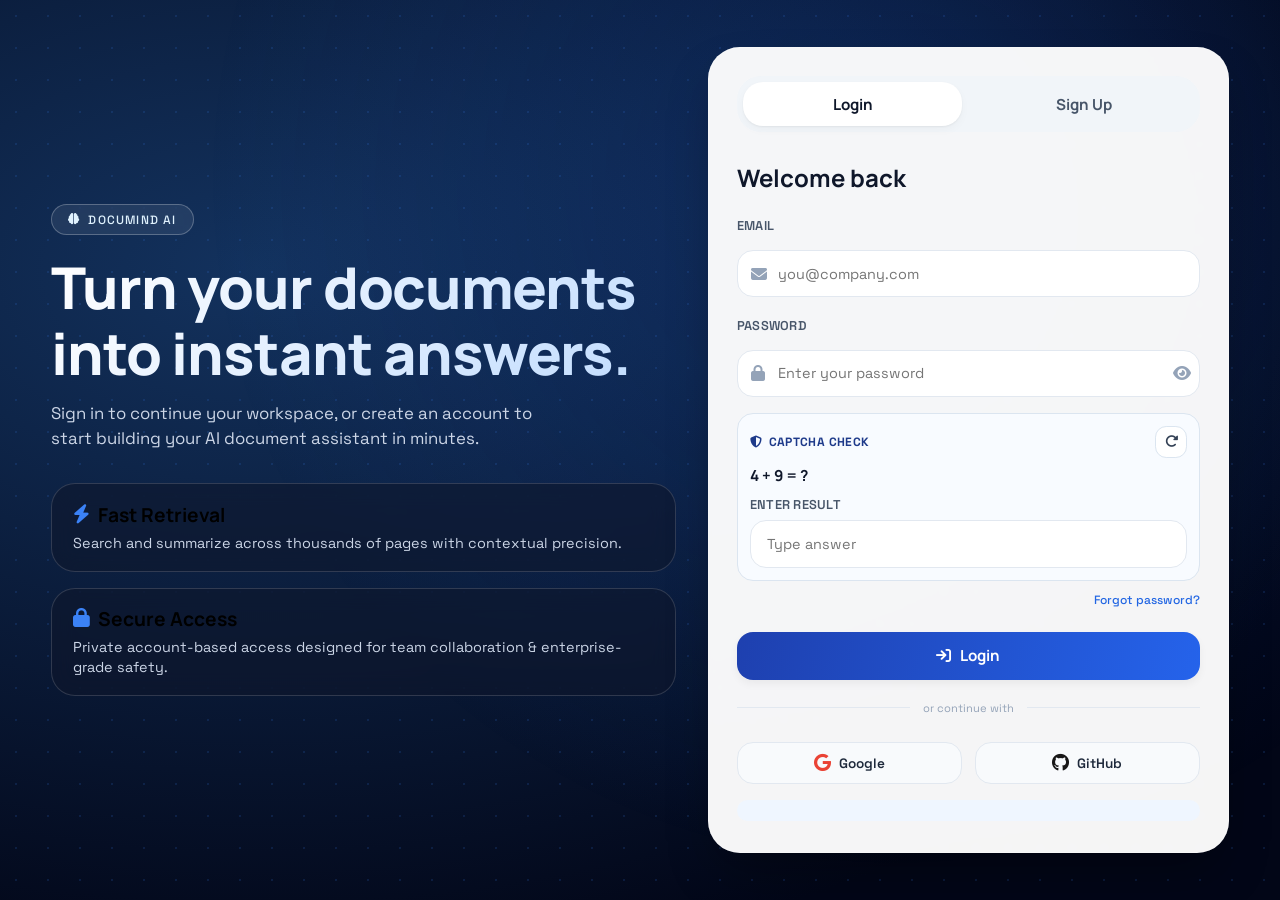
<file: frontend/index.html>
<!DOCTYPE html>
<html lang="en">
<head>
  <meta charset="UTF-8" />
  <meta name="viewport" content="width=device-width, initial-scale=1.0" />
  <title>DocuMind AI - Welcome</title>
  <link rel="preconnect" href="https://fonts.googleapis.com" />
  <link rel="preconnect" href="https://fonts.gstatic.com" crossorigin />
  <link href="https://fonts.googleapis.com/css2?family=Space+Grotesk:wght@400;500;700&family=Manrope:wght@500;700&display=swap" rel="stylesheet" />
  <link
    rel="stylesheet"
    href="https://cdnjs.cloudflare.com/ajax/libs/font-awesome/6.5.2/css/all.min.css"
    crossorigin="anonymous"
    referrerpolicy="no-referrer"
  />
  <link rel="stylesheet" href="styles.css" />
</head>
<body>
 <main class="page">
    <!-- left hero section -->
    <section class="hero">
      <div class="eyebrow">
        <i class="fas fa-brain" style="font-size: 0.7rem;"></i> DocuMind AI
      </div>
      <h1>Turn your documents into instant answers.</h1>
      <p class="subtitle">
        Sign in to continue your workspace, or create an account to start building
        your AI document assistant in minutes.
      </p>
      <div class="hero-cards">
        <article>
          <h2><i class="fas fa-bolt"></i> Fast Retrieval</h2>
          <p>Search and summarize across thousands of pages with contextual precision.</p>
        </article>
        <article>
          <h2><i class="fas fa-lock"></i> Secure Access</h2>
          <p>Private account-based access designed for team collaboration & enterprise-grade safety.</p>
        </article>
      </div>
    </section>

    <!-- right authentication panel -->
    <section class="auth-shell">
      <div class="tabs" role="tablist" aria-label="Authentication tabs">
        <button class="tab active" data-target="login-form" role="tab" aria-selected="true">Login</button>
        <button class="tab" data-target="signup-form" role="tab" aria-selected="false">Sign Up</button>
      </div>

      <!-- LOGIN FORM -->
      <form id="login-form" class="auth-form active" novalidate>
        <h3>Welcome back</h3>
        <label for="login-email">Email</label>
        <div class="input-wrapper">
          <i class="fas fa-envelope"></i>
          <input id="login-email" type="email" placeholder="you@company.com" autocomplete="email" required />
        </div>

        <label for="login-password">Password</label>
        <div class="input-wrapper password-field">
          <i class="fas fa-lock"></i>
          <input id="login-password" type="password" placeholder="Enter your password" autocomplete="current-password" required />
          <button type="button" class="password-toggle" data-toggle-password="login-password" aria-label="Show password">
            <i class="fas fa-eye"></i>
          </button>
        </div>

        <div class="captcha-block" data-captcha-for="login-form">
          <div class="captcha-head">
            <span class="captcha-title"><i class="fas fa-shield-halved"></i> CAPTCHA check</span>
            <button type="button" class="captcha-refresh" data-refresh-captcha="login-form" aria-label="Refresh captcha">
              <i class="fas fa-rotate-right"></i>
            </button>
          </div>
          <p class="captcha-question" id="login-captcha-question">0 + 0 = ?</p>
          <label for="login-captcha-answer">Enter result</label>
          <input id="login-captcha-answer" type="text" inputmode="numeric" placeholder="Type answer" required />
        </div>

        <div class="extra-links">
          <a href="#" id="forgot-password-demo" class="forgot-link">Forgot password?</a>
        </div>

        <button type="submit" class="primary-btn"><i class="fas fa-arrow-right-to-bracket" style="margin-right: 6px;"></i> Login</button>

        <div class="divider">
          <div class="divider-line"></div>
          <span>or continue with</span>
          <div class="divider-line"></div>
        </div>

        <div class="social-grid">
          <button type="button" class="social-btn google-btn" data-social="google" data-mode="login">
            <i class="fab fa-google"></i><span>Google</span>
          </button>
          <button type="button" class="social-btn github-btn" data-social="github" data-mode="login">
            <i class="fab fa-github"></i><span>GitHub</span>
          </button>
        </div>
      </form>

      <!-- SIGNUP FORM -->
      <form id="signup-form" class="auth-form" novalidate>
        <h3>Create account</h3>
        <label for="signup-name">Full Name</label>
        <div class="input-wrapper">
          <i class="fas fa-user"></i>
          <input id="signup-name" type="text" placeholder="Alex Johnson" autocomplete="name" required />
        </div>

        <label for="signup-email">Email</label>
        <div class="input-wrapper">
          <i class="fas fa-envelope"></i>
          <input id="signup-email" type="email" placeholder="hello@documind.ai" autocomplete="email" required />
        </div>

        <label for="signup-password">Password</label>
        <div class="input-wrapper password-field">
          <i class="fas fa-key"></i>
          <input id="signup-password" type="password" placeholder="Create a strong password" minlength="8" autocomplete="new-password" required />
          <button type="button" class="password-toggle" data-toggle-password="signup-password" aria-label="Show password">
            <i class="fas fa-eye"></i>
          </button>
        </div>

        <div class="captcha-block" data-captcha-for="signup-form">
          <div class="captcha-head">
            <span class="captcha-title"><i class="fas fa-shield-halved"></i> CAPTCHA check</span>
            <button type="button" class="captcha-refresh" data-refresh-captcha="signup-form" aria-label="Refresh captcha">
              <i class="fas fa-rotate-right"></i>
            </button>
          </div>
          <p class="captcha-question" id="signup-captcha-question">0 + 0 = ?</p>
          <label for="signup-captcha-answer">Enter result</label>
          <input id="signup-captcha-answer" type="text" inputmode="numeric" placeholder="Type answer" required />
        </div>

        <button type="submit" class="primary-btn"><i class="fas fa-user-plus" style="margin-right: 6px;"></i> Sign Up</button>

        <div class="divider">
          <div class="divider-line"></div>
          <span>or sign up with</span>
          <div class="divider-line"></div>
        </div>

        <div class="social-grid">
          <button type="button" class="social-btn google-btn" data-social="google" data-mode="signup">
            <i class="fab fa-google"></i><span>Google</span>
          </button>
          <button type="button" class="social-btn github-btn" data-social="github" data-mode="signup">
            <i class="fab fa-github"></i><span>GitHub</span>
          </button>
        </div>
      </form>

      <div id="auth-message" aria-live="polite"></div>
    </section>
  </main>


  <script src="app.js"></script>
</body>
</html>
</file>
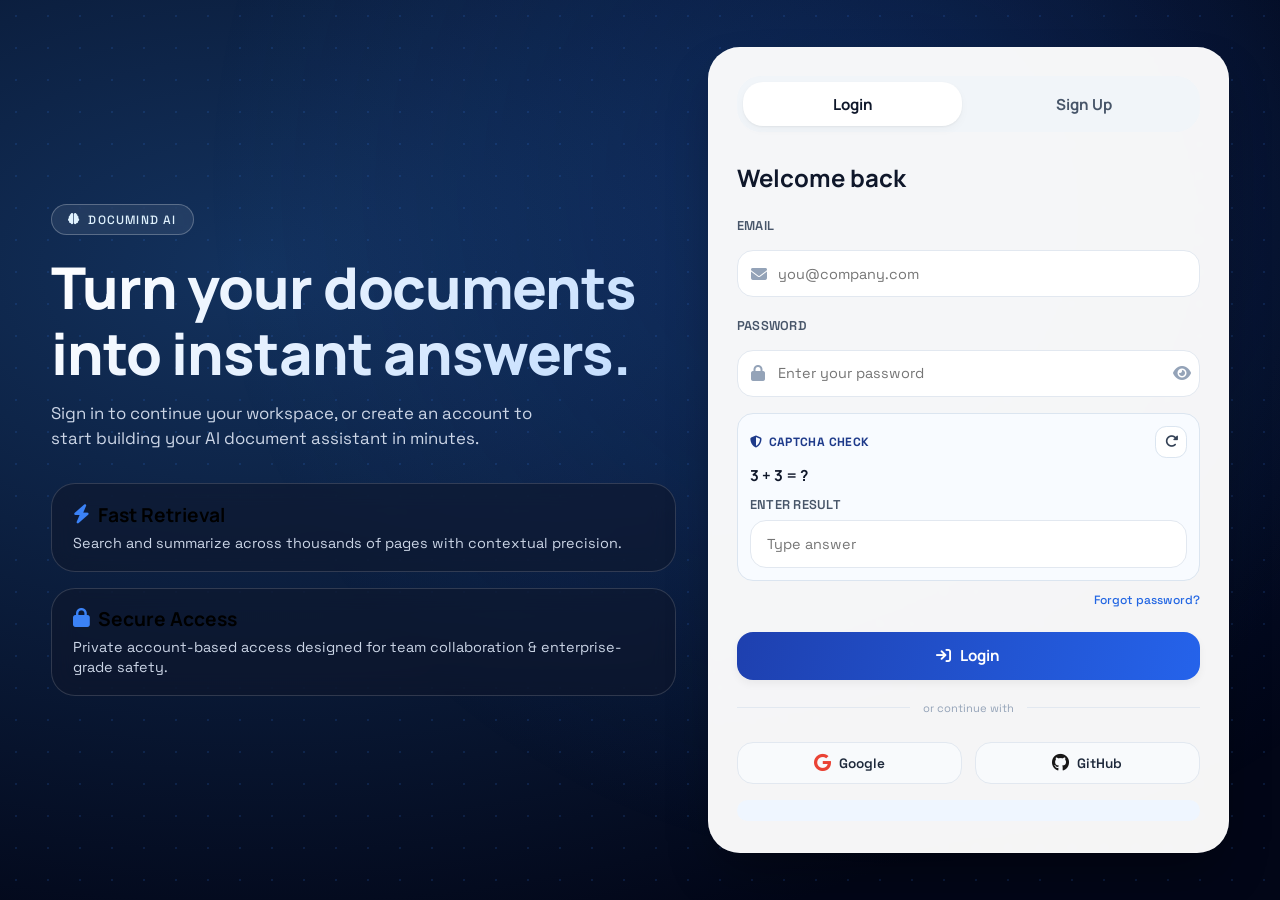
<file: frontend/change-password.html>
<!DOCTYPE html>
<html lang="en">
<head>
  <meta charset="UTF-8" />
  <meta name="viewport" content="width=device-width, initial-scale=1.0" />
  <title>Change Password - DocuMind AI</title>
  <link rel="preconnect" href="https://fonts.googleapis.com" />
  <link rel="preconnect" href="https://fonts.gstatic.com" crossorigin />
  <link href="https://fonts.googleapis.com/css2?family=Sora:wght@400;600;700&family=IBM+Plex+Sans:wght@400;500;600&display=swap" rel="stylesheet" />
  <link
    rel="stylesheet"
    href="https://cdnjs.cloudflare.com/ajax/libs/font-awesome/6.5.2/css/all.min.css"
    crossorigin="anonymous"
    referrerpolicy="no-referrer"
  />
  <link rel="stylesheet" href="change-password.css" />
</head>
<body>
  <main class="change-page">
    <header class="topbar">
      <a href="profile.html" class="back-link"><i class="fas fa-arrow-left"></i> Back to Profile</a>
      <button id="logout-btn" class="logout-btn" type="button"><i class="fas fa-right-from-bracket"></i> Logout</button>
    </header>

    <section class="card">
      <h1>Change Password</h1>
      <p class="subtitle">This updates your password in the database.</p>

      <form id="change-password-form" class="form">
        <label for="current-password">Current Password</label>
        <input id="current-password" type="password" required />

        <label for="new-password">New Password</label>
        <input id="new-password" type="password" minlength="8" required />

        <label for="confirm-password">Confirm New Password</label>
        <input id="confirm-password" type="password" minlength="8" required />

        <button type="submit" class="primary-btn">Update Password</button>
      </form>
      <p id="change-message" class="message" aria-live="polite"></p>
    </section>
  </main>

  <script src="change-password.js"></script>
</body>
</html>
</file>
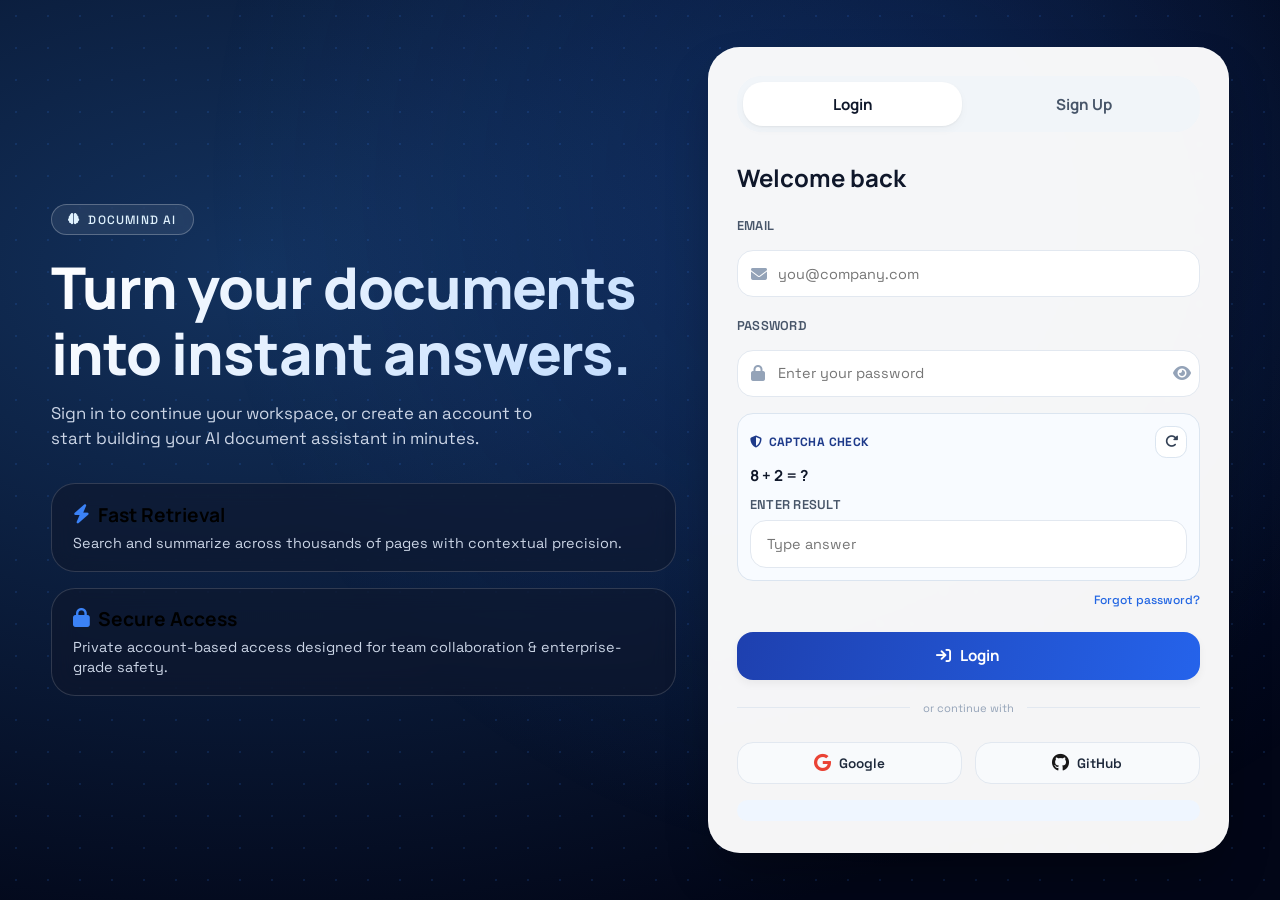
<file: frontend/dashboard.html>
<!DOCTYPE html>
<html lang="en">
<head>
  <meta charset="UTF-8" />
  <meta name="viewport" content="width=device-width, initial-scale=1.0" />
  <title>DocuMind AI Workspace</title>
  <link rel="preconnect" href="https://fonts.googleapis.com" />
  <link rel="preconnect" href="https://fonts.gstatic.com" crossorigin />
  <link href="https://fonts.googleapis.com/css2?family=Sora:wght@400;600;700&family=IBM+Plex+Sans:wght@400;500;600&display=swap" rel="stylesheet" />
  <link
    rel="stylesheet"
    href="https://cdnjs.cloudflare.com/ajax/libs/font-awesome/6.5.2/css/all.min.css"
    crossorigin="anonymous"
    referrerpolicy="no-referrer"
  />
  <link rel="stylesheet" href="dashboard.css" />
</head>
<body>
  <div class="workspace">
    <aside class="history-rail">
      <div class="brand">
        <span class="brand-dot"></span>
        <span>DocuMind AI</span>
      </div>

      <button id="new-chat-btn" class="new-chat-btn">
        <i class="fas fa-pen-to-square"></i>
        <span>New Chat</span>
      </button>

      <section class="history-block">
        <p class="history-label">Conversation History</p>
        <div id="history-list" class="history-list"></div>
      </section>

      <section class="rail-footer">
        <button id="settings-toggle" class="settings-toggle" type="button" aria-label="Open settings menu">
          <i class="fas fa-gear"></i>
        </button>
        <div id="settings-menu" class="settings-menu hidden">
          <button id="open-profile-view" type="button">
            <i class="fas fa-id-badge"></i>
            Profile
          </button>
          <button id="logout-btn" type="button" class="logout-option">
            <i class="fas fa-right-from-bracket"></i>
            Logout
          </button>
        </div>
      </section>
    </aside>

    <main class="chat-shell">
      <header class="chat-topbar">
        <h1 id="conversation-title">Document Assistant</h1>
      </header>

      <section id="uploaded-files" class="uploaded-files"></section>

      <section id="chat-thread" class="chat-thread" aria-live="polite"></section>

      <form id="chat-form" class="chat-composer">
        <textarea id="chat-input" rows="1" placeholder="Ask a question about your document..." required></textarea>
        <button type="button" id="composer-upload-btn" class="upload-icon-btn" aria-label="Upload documents">
          <i class="fas fa-paperclip"></i>
        </button>
        <button type="submit" class="send-btn">
          <i class="fas fa-paper-plane"></i>
        </button>
        <input id="doc-upload" type="file" accept=".pdf,.doc,.docx,.xls,.xlsx" multiple hidden />
      </form>
      <section class="quick-actions" aria-label="Quick actions">
        <button type="button" id="summarize-latest-btn" class="quick-action-btn">
          <i class="fas fa-file-lines"></i>
          Summarize Latest
        </button>
      </section>
      <p id="dashboard-message" class="dashboard-message"></p>
    </main>
  </div>

  <script src="dashboard.js"></script>
</body>
</html>
</file>
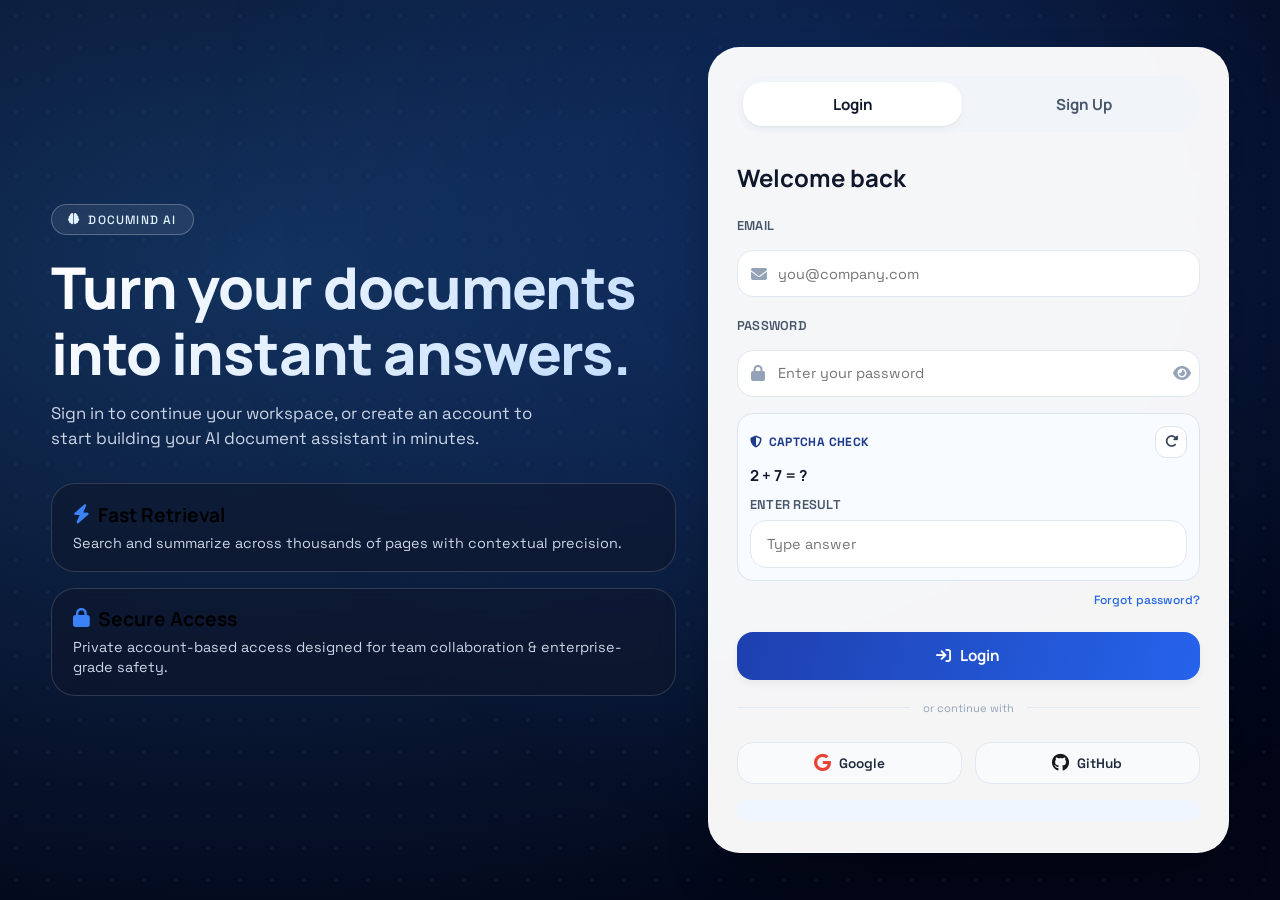
<file: frontend/profile.html>
<!DOCTYPE html>
<html lang="en">
<head>
  <meta charset="UTF-8" />
  <meta name="viewport" content="width=device-width, initial-scale=1.0" />
  <title>Profile - DocuMind AI</title>
  <link rel="preconnect" href="https://fonts.googleapis.com" />
  <link rel="preconnect" href="https://fonts.gstatic.com" crossorigin />
  <link href="https://fonts.googleapis.com/css2?family=Sora:wght@400;600;700&family=IBM+Plex+Sans:wght@400;500;600&display=swap" rel="stylesheet" />
  <link
    rel="stylesheet"
    href="https://cdnjs.cloudflare.com/ajax/libs/font-awesome/6.5.2/css/all.min.css"
    crossorigin="anonymous"
    referrerpolicy="no-referrer"
  />
  <link rel="stylesheet" href="profile.css" />
</head>
<body>
  <main class="profile-page">
    <header class="topbar">
      <a href="dashboard.html" class="back-link"><i class="fas fa-arrow-left"></i> Back to Dashboard</a>
      <button id="logout-btn" class="logout-btn" type="button"><i class="fas fa-right-from-bracket"></i> Logout</button>
    </header>

    <section class="card">
      <h1>Profile</h1>

      <div class="row">
        <span>Full Name</span>
        <strong id="profile-name">-</strong>
      </div>
      <div class="row">
        <span>Email</span>
        <strong id="profile-email">-</strong>
      </div>

      <section class="password-section">
        <h2><i class="fas fa-key"></i> Change Password</h2>
        <form id="change-password-form" class="form">
          <label for="current-password">Current Password</label>
          <input id="current-password" type="password" required />

          <label for="new-password">New Password</label>
          <input id="new-password" type="password" minlength="8" required />

          <label for="confirm-password">Confirm New Password</label>
          <input id="confirm-password" type="password" minlength="8" required />

          <button type="submit" class="primary-btn">Update Password</button>
        </form>
      </section>
      <p id="profile-message" class="message" aria-live="polite"></p>
    </section>
  </main>

  <script src="profile.js"></script>
</body>
</html>
</file>
<file: frontend/styles.css>
* {
      margin: 0;
      padding: 0;
      box-sizing: border-box;
    }

    :root {
      --bg-deep: #0a0f1f;
      --bg-mid: #111827;
      --panel-light: rgba(255, 255, 255, 0.96);
      --text-dark: #0f172a;
      --text-soft: #334155;
      --text-muted: #5b6e8c;
      --accent: #2266e3;
      --accent-glow: #3b82f6;
      --accent-hover: #1a56cc;
      --ring: #94a3f8;
      --success: #10b981;
      --border-light: #e9eef3;
      --card-glass: rgba(255, 255, 255, 0.08);
    }

    body {
      margin: 0;
      min-height: 100vh;
      font-family: "Space Grotesk", sans-serif;
      background: radial-gradient(ellipse at 20% 30%, #13325e, #020617 80%);
      position: relative;
      overflow-x: hidden;
    }

    /* animated grain & glow */
    body::before {
      content: '';
      position: fixed;
      top: 0;
      left: 0;
      width: 100%;
      height: 100%;
      background-image: radial-gradient(rgba(59,130,246,0.15) 1px, transparent 1px);
      background-size: 32px 32px;
      pointer-events: none;
      z-index: 0;
    }

    body::after {
      content: '';
      position: fixed;
      top: 0;
      left: 0;
      width: 100%;
      height: 100%;
      background: radial-gradient(circle at 70% 20%, rgba(34,102,227,0.2), transparent 60%);
      pointer-events: none;
      z-index: 0;
    }

    .page {
      position: relative;
      z-index: 2;
      width: min(1180px, 92vw);
      margin: 0 auto;
      min-height: 100vh;
      display: grid;
      grid-template-columns: 1.2fr 1fr;
      gap: 2rem;
      align-items: center;
      padding: 2rem 0;
    }

    /* Hero animations + cards */
    .hero {
      opacity: 0;
      transform: translateY(28px);
      animation: riseSmooth 0.85s cubic-bezier(0.2, 0.9, 0.4, 1.1) forwards;
    }

    @keyframes riseSmooth {
      to {
        opacity: 1;
        transform: translateY(0);
      }
    }

    .eyebrow {
      display: inline-flex;
      align-items: center;
      gap: 0.5rem;
      padding: 0.4rem 1rem;
      background: rgba(255, 255, 255, 0.08);
      backdrop-filter: blur(4px);
      border: 1px solid rgba(255, 255, 255, 0.25);
      border-radius: 100px;
      font-size: 0.75rem;
      font-weight: 500;
      letter-spacing: 0.1em;
      text-transform: uppercase;
      color: #e0f2fe;
    }

    h1 {
      font-family: "Manrope", sans-serif;
      font-size: clamp(2.2rem, 5.5vw, 3.6rem);
      font-weight: 800;
      line-height: 1.15;
      margin: 1.2rem 0 0.9rem;
      background: linear-gradient(135deg, #ffffff, #bfdbfe);
      background-clip: text;
      -webkit-background-clip: text;
      color: transparent;
      letter-spacing: -0.02em;
    }

    .subtitle {
      font-size: 1.05rem;
      color: #cbd5e6;
      max-width: 44ch;
      margin-bottom: 2rem;
      line-height: 1.5;
    }

    .hero-cards {
      display: flex;
      flex-direction: column;
      gap: 1rem;
    }

    .hero-cards article {
      background: rgba(15, 23, 42, 0.55);
      backdrop-filter: blur(12px);
      border: 1px solid rgba(255, 255, 255, 0.15);
      border-radius: 24px;
      padding: 1.1rem 1.3rem;
      transition: all 0.25s ease;
    }

    .hero-cards article:hover {
      border-color: rgba(59, 130, 246, 0.6);
      background: rgba(30, 41, 59, 0.7);
      transform: translateX(8px);
    }

    .hero-cards h2 {
      font-family: "Manrope", sans-serif;
      font-size: 1.2rem;
      font-weight: 700;
      margin-bottom: 0.3rem;
      display: flex;
      align-items: center;
      gap: 0.5rem;
    }

    .hero-cards h2 i {
      color: #3b82f6;
      font-size: 1.2rem;
    }

    .hero-cards p {
      color: #cbd5e6;
      font-size: 0.9rem;
      line-height: 1.4;
    }

    /* Auth panel — modern glass+white fusion */
    .auth-shell {
      background: var(--panel-light);
      backdrop-filter: blur(2px);
      border-radius: 2rem;
      padding: 1.8rem 1.8rem 2rem;
      box-shadow: 0 25px 50px -12px rgba(0, 0, 0, 0.35), 0 0 0 1px rgba(255, 255, 255, 0.2) inset;
      transition: transform 0.2s ease;
      opacity: 0;
      transform: translateY(24px);
      animation: riseSmooth 0.85s ease 0.1s forwards;
    }

    .tabs {
      display: flex;
      gap: 0.75rem;
      background: #f1f5f9;
      padding: 0.4rem;
      border-radius: 1.5rem;
      margin-bottom: 1.8rem;
    }

    .tab {
      flex: 1;
      border: none;
      background: transparent;
      padding: 0.7rem 0.5rem;
      border-radius: 1.25rem;
      font-weight: 700;
      font-family: "Manrope", sans-serif;
      font-size: 0.95rem;
      cursor: pointer;
      transition: all 0.2s;
      color: #475569;
    }

    .tab.active {
      background: white;
      color: #0f172a;
      box-shadow: 0 4px 10px rgba(0, 0, 0, 0.03), 0 1px 2px rgba(0, 0, 0, 0.05);
    }

    .auth-form {
      display: none;
      gap: 1rem;
    }

    .auth-form.active {
      display: flex;
      flex-direction: column;
    }

    .auth-form h3 {
      font-size: 1.5rem;
      font-weight: 700;
      font-family: "Manrope", sans-serif;
      margin-bottom: 0.25rem;
      color: #0f172a;
    }

    label {
      font-size: 0.8rem;
      font-weight: 600;
      text-transform: uppercase;
      letter-spacing: 0.02em;
      color: #475569;
      margin-top: 0.2rem;
    }

    .input-wrapper {
      position: relative;
      display: flex;
      align-items: center;
    }

    .input-wrapper i {
      position: absolute;
      left: 14px;
      color: #94a3b8;
      font-size: 1rem;
    }

    .input-wrapper.password-field input {
      padding-right: 2.9rem;
    }

    .password-toggle {
      position: absolute;
      right: 0.55rem;
      border: none;
      background: transparent;
      color: #64748b;
      width: 2rem;
      height: 2rem;
      border-radius: 0.5rem;
      display: grid;
      place-items: center;
      cursor: pointer;
      transition: color 0.2s, background-color 0.2s;
    }

    .password-toggle:hover {
      color: #1d4ed8;
      background: #eef2ff;
    }

    input {
      width: 100%;
      border: 1.5px solid #e2e8f0;
      border-radius: 1rem;
      padding: 0.85rem 1rem 0.85rem 2.5rem;
      font-family: "Space Grotesk", sans-serif;
      font-size: 0.9rem;
      transition: all 0.2s;
      background: #ffffff;
    }

    input:focus {
      outline: none;
      border-color: var(--accent);
      box-shadow: 0 0 0 3px rgba(34, 102, 227, 0.2);
    }

    .primary-btn {
      background: linear-gradient(105deg, #1e40af, #2563eb);
      border: none;
      border-radius: 1rem;
      padding: 0.85rem;
      font-weight: 700;
      font-family: "Manrope", sans-serif;
      font-size: 0.95rem;
      color: white;
      cursor: pointer;
      transition: all 0.25s;
      margin-top: 0.5rem;
      box-shadow: 0 4px 8px rgba(0, 0, 0, 0.05);
    }

    .primary-btn:hover {
      background: linear-gradient(105deg, #1e3a8a, #1d4ed8);
      transform: translateY(-2px);
      box-shadow: 0 12px 20px -12px #1e40af;
    }

    .captcha-block {
      border: 1px solid #dbe5f0;
      border-radius: 1rem;
      background: #f8fbff;
      padding: 0.75rem;
      display: grid;
      gap: 0.45rem;
    }

    .captcha-head {
      display: flex;
      align-items: center;
      justify-content: space-between;
      gap: 0.8rem;
    }

    .captcha-title {
      font-size: 0.75rem;
      font-weight: 700;
      text-transform: uppercase;
      letter-spacing: 0.03em;
      color: #1e3a8a;
      display: inline-flex;
      align-items: center;
      gap: 0.4rem;
    }

    .captcha-refresh {
      border: 1px solid #dbe5f0;
      background: #ffffff;
      color: #334155;
      border-radius: 0.7rem;
      width: 2rem;
      height: 2rem;
      display: grid;
      place-items: center;
      transition: all 0.2s;
    }

    .captcha-refresh:hover {
      border-color: #a9bed8;
      color: #1d4ed8;
      transform: rotate(14deg);
    }

    .captcha-question {
      margin: 0;
      font-family: "Manrope", sans-serif;
      font-weight: 700;
      color: #0f172a;
      font-size: 0.95rem;
    }

    .captcha-block input {
      padding-left: 1rem;
    }

    /* extra links */
    .extra-links {
      display: flex;
      justify-content: flex-end;
      margin-top: -0.3rem;
    }

    .forgot-link {
      font-size: 0.75rem;
      color: var(--accent);
      text-decoration: none;
      font-weight: 500;
    }

    .forgot-link:hover {
      text-decoration: underline;
    }

    /* Divider */
    .divider {
      display: flex;
      align-items: center;
      gap: 0.8rem;
      font-size: 0.7rem;
      color: #94a3b8;
      margin: 0.3rem 0 0.2rem;
    }

    .divider-line {
      flex: 1;
      height: 1px;
      background: #e2e8f0;
    }

    /* social buttons row */
    .social-grid {
      display: flex;
      gap: 0.8rem;
      margin-top: 0.5rem;
    }

    .social-btn {
      flex: 1;
      display: flex;
      align-items: center;
      justify-content: center;
      gap: 0.5rem;
      background: #f8fafc;
      border: 1px solid #e2e8f0;
      border-radius: 1rem;
      padding: 0.7rem 0.3rem;
      font-weight: 600;
      font-size: 0.85rem;
      font-family: "Space Grotesk", sans-serif;
      color: #1e293b;
      cursor: pointer;
      transition: all 0.2s;
    }

    .social-btn i {
      font-size: 1.1rem;
    }

    .social-btn.google-btn i {
      color: #ea4335;
    }

    .social-btn.github-btn i {
      color: #181717;
    }

    .social-btn:hover {
      background: white;
      border-color: #cbd5e1;
      transform: translateY(-1px);
      box-shadow: 0 3px 8px rgba(0, 0, 0, 0.03);
    }

    #auth-message {
      margin-top: 1rem;
      padding: 0.65rem;
      border-radius: 1rem;
      background: #eff6ff;
      color: #1e40af;
      font-size: 0.8rem;
      text-align: center;
      font-weight: 500;
      transition: all 0.2s;
    }

    #auth-message.error {
      background: #fff1f2;
      color: #b91c1c;
    }

    #auth-message.success {
      background: #ecfdf5;
      color: #047857;
    }

    /* responsiveness */
    @media (max-width: 880px) {
      .page {
        grid-template-columns: 1fr;
        gap: 2rem;
        padding: 1.5rem 0;
      }
      .hero {
        text-align: center;
      }
      .subtitle {
        margin-left: auto;
        margin-right: auto;
      }
      .hero-cards article:hover {
        transform: translateY(-4px);
      }
      .social-grid {
        flex-wrap: wrap;
      }
      .social-btn {
        flex: 1 1 auto;
      }
    }

    @media (max-width: 480px) {
      .auth-shell {
        padding: 1.3rem;
      }
      .social-btn span {
        display: none;
      }
      .social-btn i {
        margin: 0;
        font-size: 1.2rem;
      }
      .social-btn {
        justify-content: center;
        padding: 0.7rem;
      }
    }

    /* custom tooltip / smooth */
    button {
      cursor: pointer;
    }

    input:invalid:focus {
      border-color: #f97316;
    }
</file>
<file: frontend/change-password.css>
:root {
  --bg-main: #0b1220;
  --panel: #131d33;
  --line: #2a385a;
  --text-main: #e6edf8;
  --text-soft: #9ba9c5;
  --accent: #2563eb;
}

* {
  box-sizing: border-box;
}

body {
  margin: 0;
  min-height: 100vh;
  font-family: "IBM Plex Sans", sans-serif;
  color: var(--text-main);
  background: radial-gradient(circle at 15% 10%, #1d4ed822, transparent 35%), var(--bg-main);
}

.change-page {
  width: min(760px, 92vw);
  margin: 1.3rem auto;
}

.topbar {
  display: flex;
  justify-content: space-between;
  align-items: center;
  gap: 1rem;
  margin-bottom: 1rem;
}

.back-link {
  color: #bfdbfe;
  text-decoration: none;
}

.back-link:hover {
  text-decoration: underline;
}

.logout-btn {
  border: 1px solid #7f1d1d;
  border-radius: 10px;
  padding: 0.55rem 0.75rem;
  background: #3f1313;
  color: #fecaca;
  cursor: pointer;
}

.card {
  background: var(--panel);
  border: 1px solid var(--line);
  border-radius: 16px;
  padding: 1.1rem;
}

.card h1 {
  margin: 0;
  font-family: "Sora", sans-serif;
}

.subtitle {
  margin-top: 0.35rem;
  color: var(--text-soft);
}

.form {
  margin-top: 0.9rem;
  display: grid;
  gap: 0.45rem;
}

.form label {
  font-size: 0.82rem;
  color: var(--text-soft);
}

.form input {
  border: 1px solid var(--line);
  background: #0d162c;
  color: var(--text-main);
  border-radius: 10px;
  padding: 0.62rem 0.7rem;
  font: inherit;
}

.primary-btn {
  margin-top: 0.4rem;
  border: 1px solid #365fd1;
  border-radius: 10px;
  padding: 0.66rem 0.8rem;
  color: #eaf2ff;
  background: var(--accent);
  cursor: pointer;
}

.message {
  min-height: 1.2rem;
  margin-top: 0.8rem;
  color: #9ee0b8;
}

.message.error {
  color: #fda4af;
}
</file>
<file: frontend/dashboard.css>
:root {
  --bg-main: #0b1220;
  --bg-card: #111a2f;
  --bg-soft: #1a2541;
  --text-main: #e6edf8;
  --text-muted: #9ba9c5;
  --line: #2a385a;
  --accent: #22c55e;
  --accent-deep: #16a34a;
  --danger: #ef4444;
}

* {
  box-sizing: border-box;
}

body {
  margin: 0;
  min-height: 100vh;
  font-family: "IBM Plex Sans", sans-serif;
  color: var(--text-main);
  background:
    radial-gradient(circle at 20% 10%, #1d4ed833, transparent 30%),
    radial-gradient(circle at 90% 80%, #22c55e22, transparent 35%),
    var(--bg-main);
}

.workspace {
  display: grid;
  grid-template-columns: 280px 1fr;
  min-height: 100vh;
}

.history-rail {
  background: #0d1528;
  border-right: 1px solid var(--line);
  padding: 1rem;
  display: flex;
  flex-direction: column;
  gap: 1rem;
}

.brand {
  font-family: "Sora", sans-serif;
  font-weight: 700;
  letter-spacing: 0.02em;
  display: flex;
  align-items: center;
  gap: 0.45rem;
  margin-bottom: 1rem;
}

.brand-dot {
  width: 11px;
  height: 11px;
  border-radius: 50%;
  background: linear-gradient(135deg, #38bdf8, #22c55e);
}

.new-chat-btn {
  width: 100%;
  border: 1px solid var(--line);
  background: var(--bg-soft);
  color: var(--text-main);
  border-radius: 12px;
  padding: 0.7rem 0.85rem;
  display: flex;
  align-items: center;
  justify-content: center;
  gap: 0.45rem;
  cursor: pointer;
}

.new-chat-btn:hover {
  border-color: #3b82f6;
}

.history-block {
  margin-top: 1.2rem;
}

.rail-footer {
  margin-top: auto;
  position: relative;
}

.settings-toggle {
  border: 1px solid var(--line);
  background: var(--bg-soft);
  color: var(--text-main);
  width: 42px;
  height: 42px;
  border-radius: 12px;
  cursor: pointer;
}

.settings-toggle:hover {
  border-color: #60a5fa;
}

.settings-menu {
  position: absolute;
  bottom: 52px;
  left: 0;
  width: 220px;
  background: #0f1930;
  border: 1px solid var(--line);
  border-radius: 12px;
  padding: 0.4rem;
  display: grid;
  gap: 0.35rem;
  z-index: 20;
}

.settings-menu button {
  border: 1px solid transparent;
  background: transparent;
  color: var(--text-main);
  border-radius: 10px;
  padding: 0.55rem 0.6rem;
  text-align: left;
  cursor: pointer;
  display: flex;
  align-items: center;
  gap: 0.45rem;
}

.settings-menu button:hover {
  border-color: #2f4a77;
  background: #142240;
}

.settings-menu .logout-option {
  color: #fecaca;
}

.hidden {
  display: none !important;
}

.history-label {
  margin: 0 0 0.6rem;
  font-size: 0.75rem;
  text-transform: uppercase;
  letter-spacing: 0.08em;
  color: var(--text-muted);
}

.history-list {
  display: flex;
  flex-direction: column;
  gap: 0.45rem;
}

.history-item {
  border: 1px solid var(--line);
  background: #0f1930;
  border-radius: 10px;
  padding: 0.5rem;
  display: flex;
  align-items: flex-start;
  justify-content: space-between;
  gap: 0.45rem;
}

.history-item.active {
  border-color: #22c55e;
  background: #113224;
}

.history-item h4 {
  margin: 0;
  font-size: 0.9rem;
}

.history-item p {
  margin: 0.2rem 0 0;
  color: var(--text-muted);
  font-size: 0.78rem;
}

.history-item-main {
  border: none;
  background: transparent;
  color: inherit;
  text-align: left;
  padding: 0.15rem;
  width: 100%;
  cursor: pointer;
}

.history-item-actions {
  position: relative;
  display: flex;
  align-items: center;
  gap: 0.25rem;
}

.history-action-btn {
  border: 1px solid transparent;
  background: transparent;
  color: #9fb2d8;
  width: 1.85rem;
  height: 1.85rem;
  border-radius: 8px;
  cursor: pointer;
  display: grid;
  place-items: center;
}

.history-action-btn:hover {
  border-color: #33507d;
  background: #15213d;
}

.history-action-btn.delete:hover {
  border-color: #8b2f3f;
  color: #fecaca;
}

.history-actions-menu {
  position: absolute;
  top: 2rem;
  right: 0;
  min-width: 130px;
  padding: 0.3rem;
  border-radius: 10px;
  border: 1px solid #2f4a77;
  background: #0d1a33;
  display: grid;
  gap: 0.2rem;
  z-index: 30;
}

.history-menu-option {
  border: 1px solid transparent;
  background: transparent;
  color: var(--text-main);
  border-radius: 8px;
  padding: 0.45rem 0.5rem;
  font: inherit;
  text-align: left;
  cursor: pointer;
  display: flex;
  align-items: center;
  gap: 0.45rem;
}

.history-menu-option:hover {
  border-color: #33507d;
  background: #15213d;
}

.history-menu-option.delete {
  color: #fecaca;
}

.history-menu-option.delete:hover {
  border-color: #8b2f3f;
  background: #311520;
}

.history-rename-input {
  width: 100%;
  border: 1px solid #3b82f6;
  background: #0d162c;
  color: var(--text-main);
  border-radius: 8px;
  padding: 0.35rem 0.45rem;
  font: inherit;
  font-size: 0.9rem;
}

.chat-shell {
  display: grid;
  grid-template-rows: auto auto 1fr auto;
  min-height: 100vh;
  padding: 1rem 1.2rem;
  gap: 0.85rem;
}

.chat-topbar {
  display: flex;
  align-items: center;
  justify-content: flex-start;
  gap: 1rem;
}

.chat-topbar h1 {
  font-family: "Sora", sans-serif;
  margin: 0;
  font-size: clamp(1rem, 2vw, 1.3rem);
}

.uploaded-files {
  display: flex;
  gap: 0.5rem;
  flex-wrap: wrap;
  align-items: center;
}

.file-chip {
  border: 1px solid #1f9d55;
  background: #0f2d21;
  color: #9ef0c6;
  border-radius: 999px;
  padding: 0.25rem 0.35rem 0.25rem 0.65rem;
  font-size: 0.75rem;
  display: inline-flex;
  align-items: center;
  gap: 0.35rem;
}

.file-chip.uploading {
  border-color: #2563eb;
  background: #10203f;
  color: #bfdbfe;
}

.file-chip-name {
  max-width: 260px;
  overflow: hidden;
  text-overflow: ellipsis;
  white-space: nowrap;
}

.file-chip-remove {
  border: 1px solid transparent;
  background: transparent;
  color: inherit;
  width: 1.35rem;
  height: 1.35rem;
  border-radius: 999px;
  display: grid;
  place-items: center;
  cursor: pointer;
}

.file-chip-remove:hover {
  border-color: #2f4a77;
  background: #142240;
}

.chat-thread {
  border: 1px solid var(--line);
  border-radius: 16px;
  background: #0d162c;
  padding: 1rem;
  overflow-y: auto;
  display: flex;
  flex-direction: column;
  gap: 0.8rem;
}

.message {
  max-width: min(80%, 720px);
  padding: 0.75rem 0.9rem;
  border-radius: 12px;
  line-height: 1.45;
}

.message.user {
  align-self: flex-end;
  background: #1d4ed8;
}

.message.assistant {
  align-self: flex-start;
  background: #17223e;
  border: 1px solid #273967;
}

.chat-composer {
  display: flex;
  gap: 0.6rem;
  align-items: flex-end;
}

.chat-composer textarea {
  flex: 1;
  border: 1px solid var(--line);
  background: #0e1830;
  color: var(--text-main);
  border-radius: 12px;
  padding: 0.8rem;
  resize: none;
  font: inherit;
}

.settings-view {
  position: fixed;
  right: 1.2rem;
  bottom: 1.2rem;
  width: min(360px, calc(100vw - 2.4rem));
  z-index: 25;
}

.send-btn {
  border: 1px solid #1f7c45;
  background: var(--accent);
  color: #052e16;
  border-radius: 12px;
  width: 50px;
  cursor: pointer;
  font-size: 1rem;
}

.upload-icon-btn {
  border: 1px solid #2f4a77;
  background: #132446;
  color: #bfdbfe;
  border-radius: 12px;
  width: 50px;
  height: 50px;
  cursor: pointer;
  font-size: 1rem;
}

.upload-icon-btn:hover {
  border-color: #60a5fa;
  background: #183061;
}

.quick-actions {
  display: flex;
  align-items: center;
  gap: 0.5rem;
  flex-wrap: wrap;
}

.quick-action-btn {
  border: 1px solid #2f4a77;
  background: #121f3d;
  color: #bfdbfe;
  border-radius: 999px;
  padding: 0.4rem 0.7rem;
  font: inherit;
  font-size: 0.8rem;
  cursor: pointer;
  display: inline-flex;
  align-items: center;
  gap: 0.35rem;
}

.quick-action-btn:hover {
  border-color: #60a5fa;
  background: #1a2d57;
}

.send-btn:hover {
  background: var(--accent-deep);
  color: #eafff2;
}

.profile-card,
.settings-card {
  border: 1px solid var(--line);
  border-radius: 14px;
  background: var(--bg-card);
  padding: 0.9rem;
}

.avatar {
  width: 52px;
  height: 52px;
  border-radius: 50%;
  display: grid;
  place-items: center;
  background: #1e293b;
  color: #bfdbfe;
}

.profile-card h2 {
  margin: 0.7rem 0 0.15rem;
  font-family: "Sora", sans-serif;
  font-size: 1.05rem;
}

.profile-card p {
  margin: 0;
  color: var(--text-muted);
  font-size: 0.86rem;
}

.settings-card h3 {
  margin: 0 0 0.8rem;
  font-family: "Sora", sans-serif;
  font-size: 0.95rem;
}

.settings-form {
  display: grid;
  gap: 0.45rem;
}

.settings-form label {
  font-size: 0.76rem;
  color: var(--text-muted);
}

.settings-form input {
  border: 1px solid var(--line);
  background: #0d162c;
  color: var(--text-main);
  border-radius: 10px;
  padding: 0.62rem 0.7rem;
  font: inherit;
}

.settings-btn {
  margin-top: 0.45rem;
  border: 1px solid #3661d8;
  border-radius: 10px;
  padding: 0.66rem;
  background: #1d4ed8;
  color: #eaf2ff;
  cursor: pointer;
}

.dashboard-message {
  min-height: 1.2rem;
  margin: 0;
  font-size: 0.82rem;
  color: var(--text-muted);
}

.dashboard-message.ok {
  color: #86efac;
}

.dashboard-message.error {
  color: #fda4af;
}

@media (max-width: 1180px) {
  .workspace {
    grid-template-columns: 240px 1fr;
  }
}

@media (max-width: 860px) {
  .workspace {
    grid-template-columns: 1fr;
  }

  .history-rail {
    border-right: none;
    border-bottom: 1px solid var(--line);
  }

  .chat-shell {
    min-height: auto;
  }

  .message {
    max-width: 92%;
  }
}
</file>
<file: frontend/profile.css>
:root {
  --bg-main: #0b1220;
  --panel: #131d33;
  --line: #2a385a;
  --text-main: #e6edf8;
  --text-soft: #9ba9c5;
  --accent: #2563eb;
}

* {
  box-sizing: border-box;
}

body {
  margin: 0;
  min-height: 100vh;
  font-family: "IBM Plex Sans", sans-serif;
  color: var(--text-main);
  background: radial-gradient(circle at 15% 10%, #1d4ed822, transparent 35%), var(--bg-main);
}

.profile-page {
  width: min(900px, 92vw);
  margin: 1.3rem auto;
}

.topbar {
  display: flex;
  justify-content: space-between;
  align-items: center;
  gap: 1rem;
  margin-bottom: 1rem;
}

.back-link {
  color: #bfdbfe;
  text-decoration: none;
}

.back-link:hover {
  text-decoration: underline;
}

.logout-btn {
  border: 1px solid #7f1d1d;
  border-radius: 10px;
  padding: 0.55rem 0.75rem;
  background: #3f1313;
  color: #fecaca;
  cursor: pointer;
}

.card {
  background: var(--panel);
  border: 1px solid var(--line);
  border-radius: 16px;
  padding: 1.1rem;
}

.card h1 {
  margin: 0;
  font-family: "Sora", sans-serif;
}

.subtitle {
  margin-top: 0.35rem;
  color: var(--text-soft);
}

.row {
  display: flex;
  justify-content: space-between;
  gap: 0.8rem;
  padding: 0.78rem 0;
  border-bottom: 1px solid #26355a;
}

.row span {
  color: var(--text-soft);
}

.row strong {
  text-align: right;
}

.primary-btn {
  display: inline-flex;
  align-items: center;
  gap: 0.45rem;
  border: 1px solid #365fd1;
  border-radius: 10px;
  padding: 0.62rem 0.8rem;
  text-decoration: none;
  color: #eaf2ff;
  background: var(--accent);
  cursor: pointer;
}

.password-section {
  margin-top: 1rem;
  border-top: 1px solid #26355a;
  padding-top: 1rem;
}

.password-section h2 {
  margin: 0 0 0.8rem;
  font-family: "Sora", sans-serif;
  font-size: 1rem;
  display: flex;
  align-items: center;
  gap: 0.45rem;
}

.form {
  display: grid;
  gap: 0.45rem;
}

.form label {
  font-size: 0.82rem;
  color: var(--text-soft);
}

.form input {
  border: 1px solid var(--line);
  background: #0d162c;
  color: var(--text-main);
  border-radius: 10px;
  padding: 0.62rem 0.7rem;
  font: inherit;
}

.form .primary-btn {
  margin-top: 0.4rem;
  justify-content: center;
}

.message {
  min-height: 1.2rem;
  margin-top: 0.8rem;
  color: var(--text-soft);
}

.message.error {
  color: #fda4af;
}
</file>
